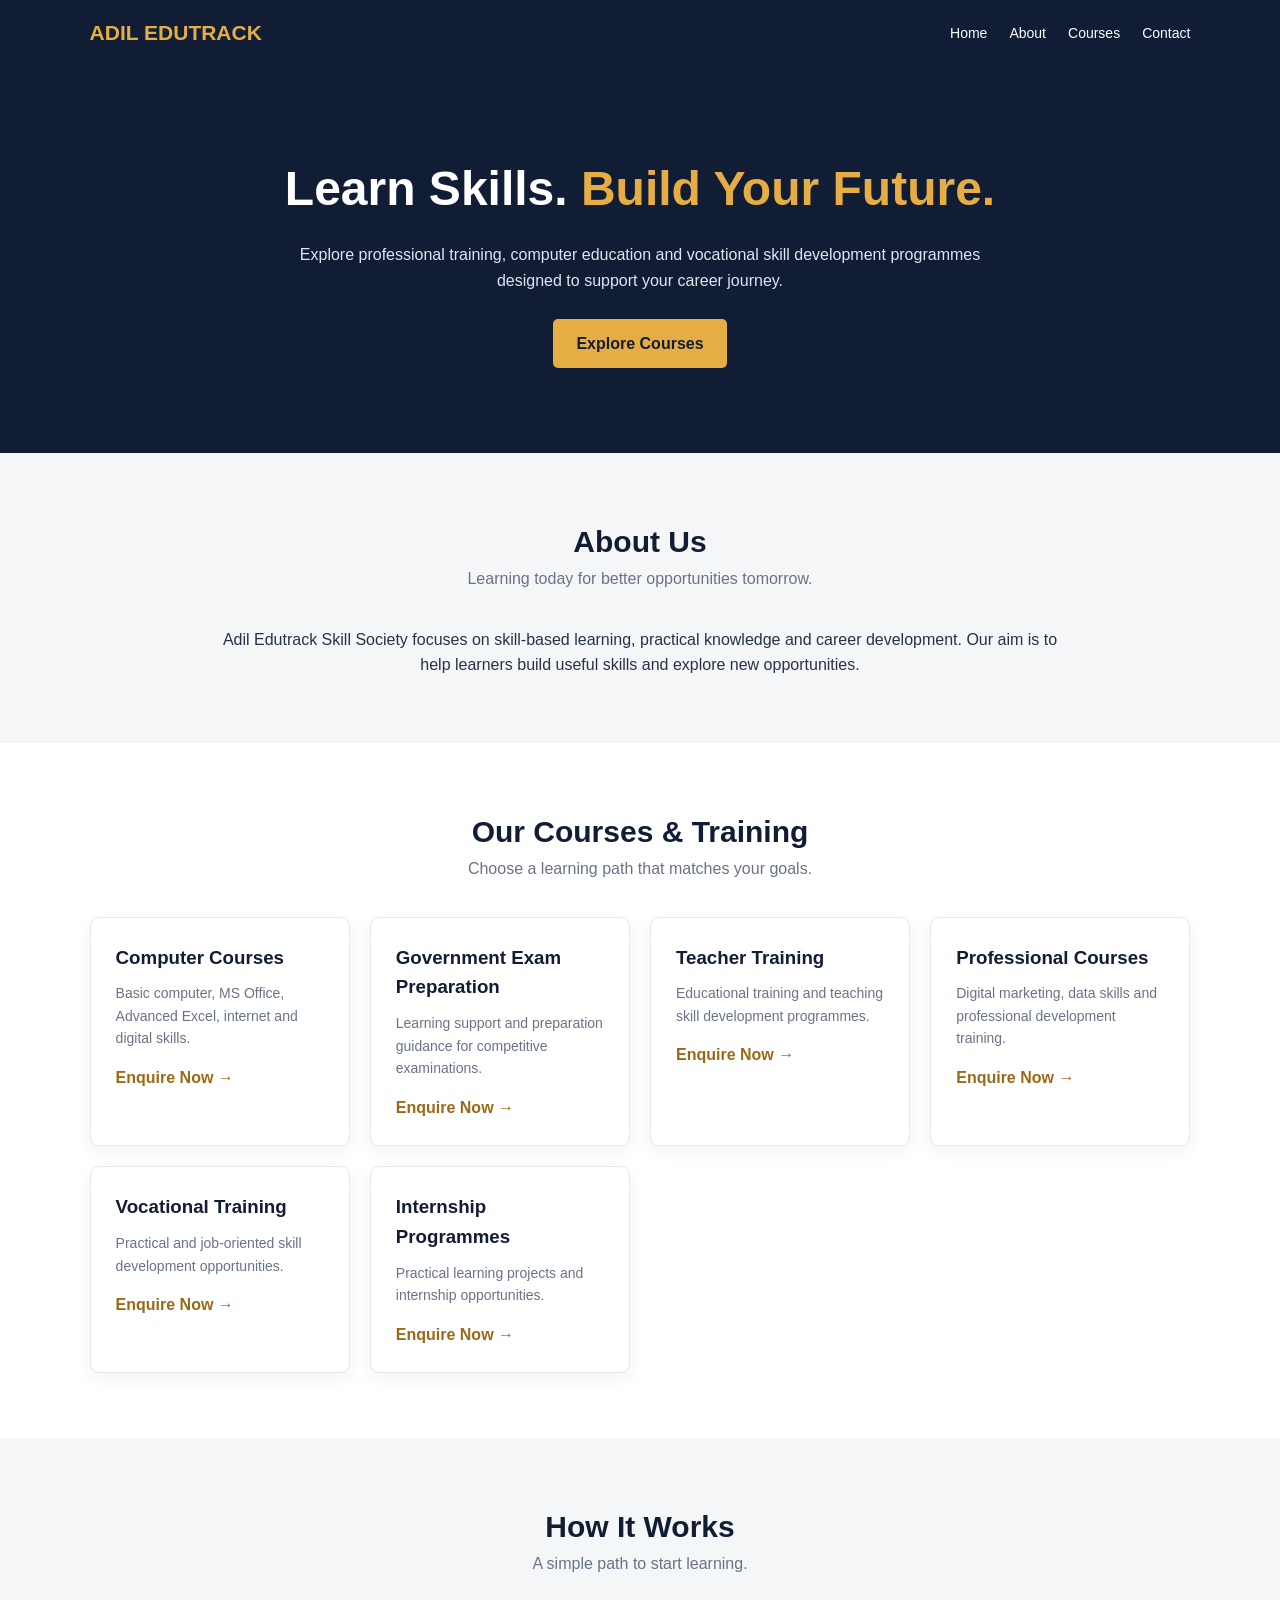
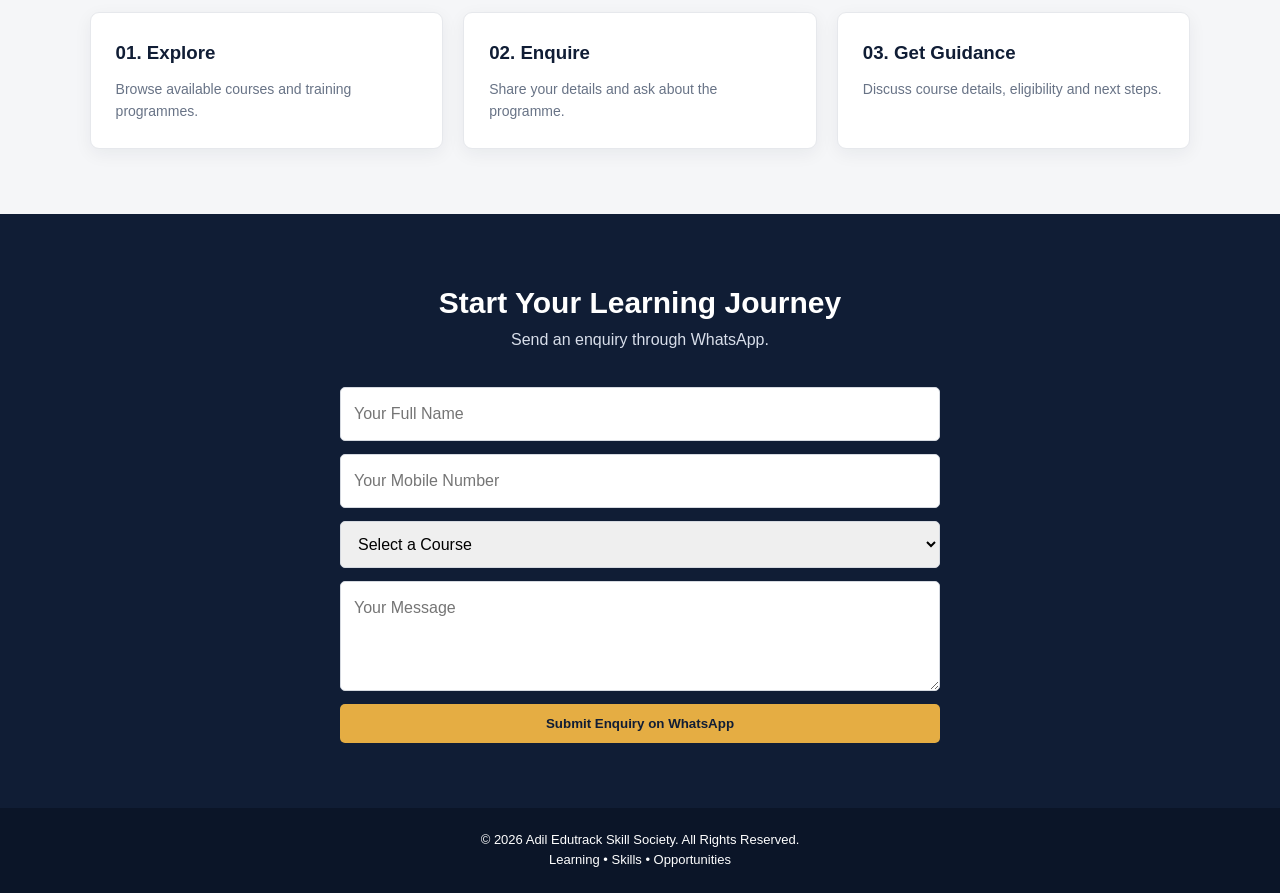
<file: Index.html>
<!DOCTYPE html>
<html lang="en">
<head>
  <meta charset="UTF-8">
  <meta name="viewport" content="width=device-width, initial-scale=1.0">
  <meta name="description" content="Adil Edutrack Skill Society - Computer courses, professional training, vocational skills and career development.">
  <title>Adil Edutrack Skill Society</title>
  <style>
    :root {
      --navy: #101d35;
      --gold: #e5ad43;
      --white: #ffffff;
      --light: #f5f6f8;
      --text: #263247;
    }
    * { box-sizing: border-box; margin: 0; padding: 0; }
    body {
      font-family: Arial, sans-serif;
      color: var(--text);
      line-height: 1.6;
      background: var(--white);
    }
    header {
      background: var(--navy);
      color: var(--white);
      padding: 16px 7%;
      display: flex;
      align-items: center;
      justify-content: space-between;
      flex-wrap: wrap;
    }
    .logo { font-size: 21px; font-weight: 800; color: var(--gold); }
    .navlinks { display: flex; gap: 22px; align-items: center; }
    .navlinks a {
      color: white; text-decoration: none; font-size: 14px;
    }
    .menu-btn {
      display: none; background: none; color: white;
      border: 0; font-size: 25px; cursor: pointer;
    }
    .hero {
      background: var(--navy);
      color: white;
      padding: 85px 7%;
      text-align: center;
    }
    .hero h1 { font-size: clamp(30px, 5vw, 48px); margin-bottom: 15px; }
    .hero h1 span { color: var(--gold); }
    .hero p { max-width: 700px; margin: 0 auto 25px; color: #e1e5ed; }
    .btn {
      display: inline-block; background: var(--gold); color: var(--navy);
      padding: 12px 23px; border-radius: 5px; text-decoration: none;
      font-weight: bold; border: 0; cursor: pointer;
    }
    section { padding: 65px 7%; }
    .section-title { text-align: center; margin-bottom: 35px; }
    .section-title h2 { color: var(--navy); font-size: 30px; }
    .section-title p { color: #687386; }
    .about { background: var(--light); text-align: center; }
    .about p { max-width: 850px; margin: auto; }
    .grid {
      display: grid; grid-template-columns: repeat(auto-fit, minmax(220px, 1fr));
      gap: 20px;
    }
    .course {
      background: white; border: 1px solid #e6e8ec;
      border-radius: 9px; padding: 25px;
      box-shadow: 0 5px 18px rgba(16,29,53,.06);
    }
    .course h3 { color: var(--navy); margin-bottom: 10px; }
    .course p { color: #687386; font-size: 14px; }
    .course a { display: inline-block; margin-top: 15px; color: #9a6915; font-weight: bold; text-decoration: none; }
    .steps { background: var(--light); }
    .contact { background: var(--navy); color: white; }
    .contact .section-title h2 { color: white; }
    .contact .section-title p { color: #d8deea; }
    form { max-width: 600px; margin: auto; display: grid; gap: 13px; }
    input, select, textarea {
      width: 100%; padding: 13px; border-radius: 5px;
      border: 1px solid #d5d9e0; font: inherit;
    }
    textarea { min-height: 110px; resize: vertical; }
    footer {
      background: #0b1528; color: white; text-align: center;
      padding: 22px 7%; font-size: 13px;
    }
    @media(max-width:700px) {
      .menu-btn { display: block; }
      .navlinks {
        display: none; width: 100%; flex-direction: column;
        align-items: flex-start; padding-top: 15px;
      }
      .navlinks.open { display: flex; }
      .hero { padding: 65px 6%; }
    }
  </style>
</head>
<body>

<header>
  <div class="logo">ADIL EDUTRACK</div>
  <button class="menu-btn" onclick="toggleMenu()" aria-label="Toggle menu">☰</button>
  <nav class="navlinks">
    <a href="#home">Home</a>
    <a href="#about">About</a>
    <a href="#courses">Courses</a>
    <a href="#contact">Contact</a>
  </nav>
</header>

<main>
  <section class="hero" id="home">
    <h1>Learn Skills. <span>Build Your Future.</span></h1>
    <p>
      Explore professional training, computer education and vocational
      skill development programmes designed to support your career journey.
    </p>
    <a class="btn" href="#courses">Explore Courses</a>
  </section>

  <section class="about" id="about">
    <div class="section-title">
      <h2>About Us</h2>
      <p>Learning today for better opportunities tomorrow.</p>
    </div>
    <p>
      Adil Edutrack Skill Society focuses on skill-based learning,
      practical knowledge and career development. Our aim is to help
      learners build useful skills and explore new opportunities.
    </p>
  </section>

  <section id="courses">
    <div class="section-title">
      <h2>Our Courses & Training</h2>
      <p>Choose a learning path that matches your goals.</p>
    </div>
    <div class="grid">
      <div class="course">
        <h3>Computer Courses</h3>
        <p>Basic computer, MS Office, Advanced Excel, internet and digital skills.</p>
        <a href="#contact">Enquire Now →</a>
      </div>
      <div class="course">
        <h3>Government Exam Preparation</h3>
        <p>Learning support and preparation guidance for competitive examinations.</p>
        <a href="#contact">Enquire Now →</a>
      </div>
      <div class="course">
        <h3>Teacher Training</h3>
        <p>Educational training and teaching skill development programmes.</p>
        <a href="#contact">Enquire Now →</a>
      </div>
      <div class="course">
        <h3>Professional Courses</h3>
        <p>Digital marketing, data skills and professional development training.</p>
        <a href="#contact">Enquire Now →</a>
      </div>
      <div class="course">
        <h3>Vocational Training</h3>
        <p>Practical and job-oriented skill development opportunities.</p>
        <a href="#contact">Enquire Now →</a>
      </div>
      <div class="course">
        <h3>Internship Programmes</h3>
        <p>Practical learning projects and internship opportunities.</p>
        <a href="#contact">Enquire Now →</a>
      </div>
    </div>
  </section>

  <section class="steps">
    <div class="section-title">
      <h2>How It Works</h2>
      <p>A simple path to start learning.</p>
    </div>
    <div class="grid">
      <div class="course">
        <h3>01. Explore</h3>
        <p>Browse available courses and training programmes.</p>
      </div>
      <div class="course">
        <h3>02. Enquire</h3>
        <p>Share your details and ask about the programme.</p>
      </div>
      <div class="course">
        <h3>03. Get Guidance</h3>
        <p>Discuss course details, eligibility and next steps.</p>
      </div>
    </div>
  </section>

  <section class="contact" id="contact">
    <div class="section-title">
      <h2>Start Your Learning Journey</h2>
      <p>Send an enquiry through WhatsApp.</p>
    </div>
    <form onsubmit="sendForm(event)">
      <input type="text" name="Name" placeholder="Your Full Name" required>
      <input type="tel" name="Phone" placeholder="Your Mobile Number" required>
      <select name="Course" required>
        <option value="">Select a Course</option>
        <option>Computer Courses</option>
        <option>Government Exam Preparation</option>
        <option>Teacher Training</option>
        <option>Professional Courses</option>
        <option>Vocational Training</option>
        <option>Internship Programmes</option>
      </select>
      <textarea name="Message" placeholder="Your Message"></textarea>
      <button type="submit" class="btn">Submit Enquiry on WhatsApp</button>
    </form>
  </section>
</main>

<footer>
  <p>© <span data-year></span> Adil Edutrack Skill Society. All Rights Reserved.</p>
  <p>Learning • Skills • Opportunities</p>
</footer>

<script src="script.js"></script>
</body>
</html>
</file>
